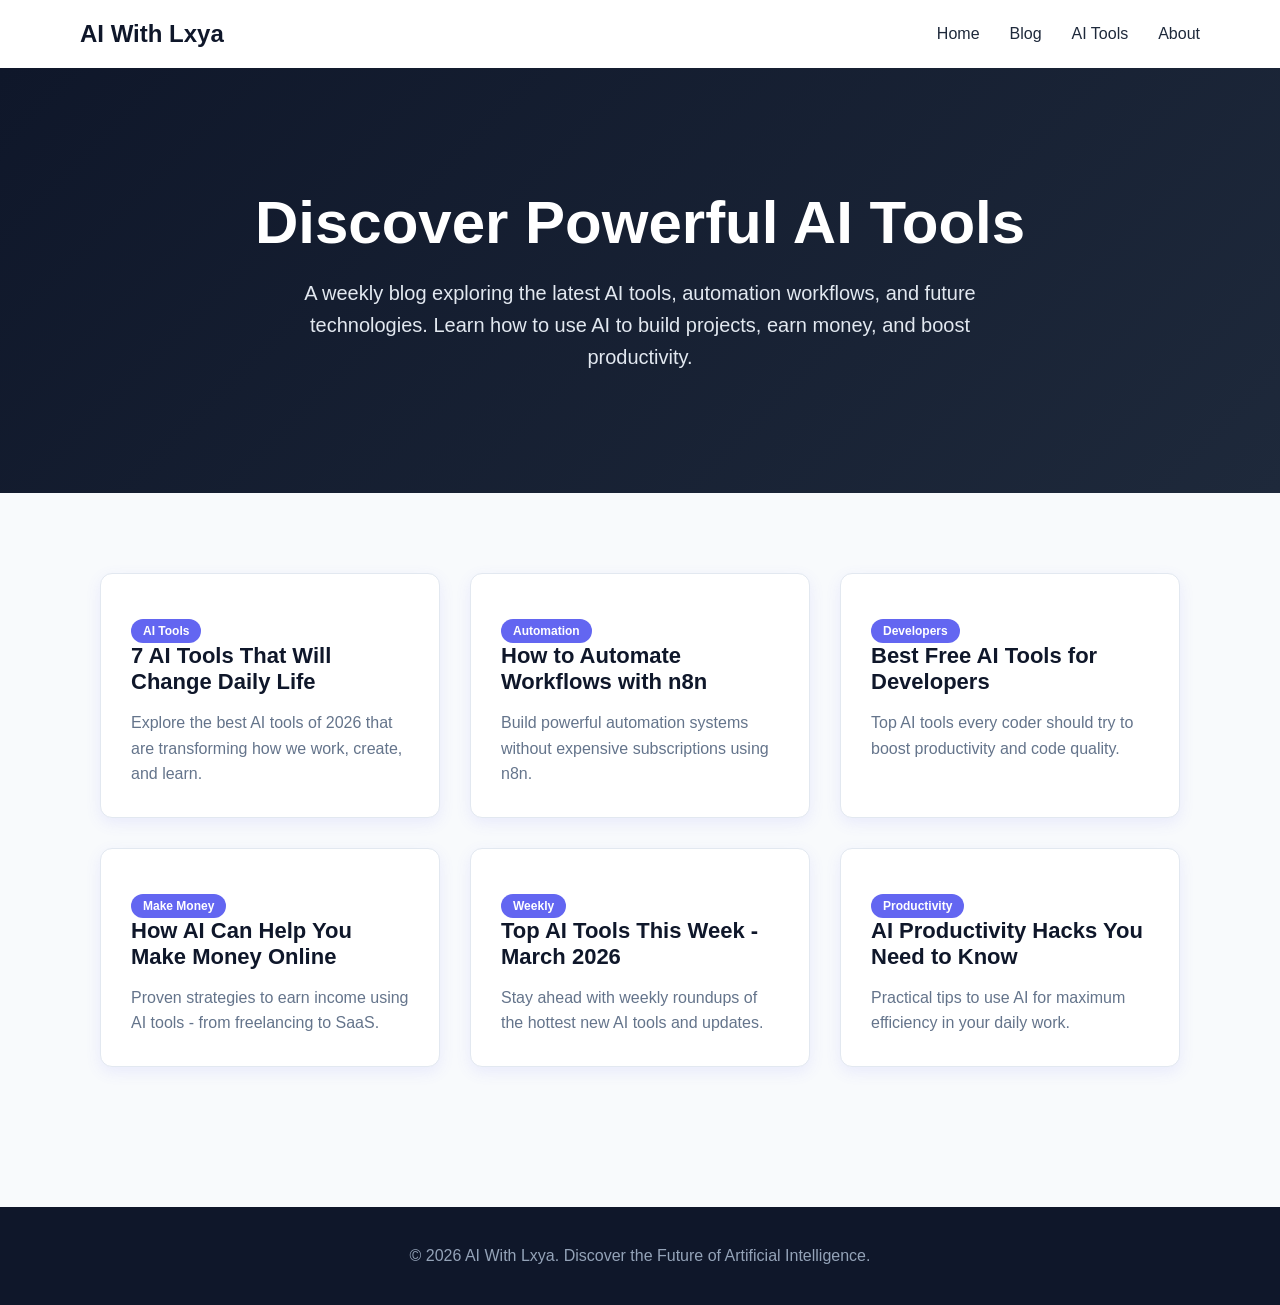
<file: layouts/design-reference.html>
<!DOCTYPE html>
<html lang="en">
<head>
    <meta charset="UTF-8">
    <meta name="viewport" content="width=device-width, initial-scale=1.0">
    <title>AI With Lxya - Design Reference</title>
    
    <style>
        * {
            margin: 0;
            padding: 0;
            box-sizing: border-box;
        }

        body {
            font-family: -apple-system, BlinkMacSystemFont, 'Segoe UI', Arial, sans-serif;
            margin: 0;
            background: #F8FAFC;
            color: #1E293B;
        }

        header {
            display: flex;
            justify-content: space-between;
            align-items: center;
            padding: 20px 80px;
            background: white;
            box-shadow: 0 1px 3px rgba(0,0,0,0.1);
        }

        header h2 {
            font-size: 24px;
            color: #0F172A;
            font-weight: 700;
        }

        nav {
            display: flex;
            gap: 30px;
            font-size: 16px;
        }

        nav a {
            color: #1E293B;
            text-decoration: none;
            transition: color 0.2s;
        }

        nav a:hover {
            color: #6366F1;
        }

        .hero {
            text-align: center;
            padding: 120px 40px;
            background: linear-gradient(135deg, #0F172A 0%, #1E293B 100%);
            color: white;
        }

        .hero h1 {
            font-size: 60px;
            margin-bottom: 20px;
            font-weight: 800;
        }

        .hero p {
            font-size: 20px;
            color: #E2E8F0;
            max-width: 700px;
            margin: 0 auto;
            line-height: 1.6;
        }

        .blog {
            padding: 80px 60px;
            display: grid;
            grid-template-columns: repeat(auto-fit, minmax(300px, 1fr));
            gap: 30px;
            max-width: 1200px;
            margin: 0 auto;
        }

        .card {
            background: white;
            padding: 30px;
            border-radius: 12px;
            box-shadow: 0 5px 15px rgba(99, 102, 241, 0.1);
            transition: transform 0.2s, box-shadow 0.2s;
            border: 1px solid #E2E8F0;
        }

        .card:hover {
            transform: translateY(-5px);
            box-shadow: 0 10px 30px rgba(99, 102, 241, 0.2);
        }

        .card h3 {
            color: #0F172A;
            font-size: 22px;
            margin-bottom: 15px;
            font-weight: 700;
        }

        .card p {
            color: #64748B;
            line-height: 1.6;
            font-size: 16px;
        }

        .card-tag {
            display: inline-block;
            background: #6366F1;
            color: white;
            padding: 5px 12px;
            border-radius: 20px;
            font-size: 12px;
            margin-top: 15px;
            font-weight: 600;
        }

        footer {
            background: #0F172A;
            color: white;
            text-align: center;
            padding: 40px;
            margin-top: 60px;
        }

        footer p {
            color: #94A3B8;
        }

        @media (max-width: 768px) {
            header {
                padding: 20px 30px;
                flex-direction: column;
                gap: 20px;
            }

            .hero h1 {
                font-size: 36px;
            }

            .hero {
                padding: 80px 20px;
            }

            .blog {
                padding: 40px 20px;
                grid-template-columns: 1fr;
            }
        }
    </style>
</head>

<body>
    <header>
        <h2>AI With Lxya</h2>
        <nav>
            <a href="/">Home</a>
            <a href="/posts/">Blog</a>
            <a href="/tags/ai-tools/">AI Tools</a>
            <a href="/about/">About</a>
        </nav>
    </header>

    <section class="hero">
        <h1>Discover Powerful AI Tools</h1>
        <p>A weekly blog exploring the latest AI tools, automation workflows, and future technologies. Learn how to use AI to build projects, earn money, and boost productivity.</p>
    </section>

    <section class="blog">
        <div class="card">
            <span class="card-tag">AI Tools</span>
            <h3>7 AI Tools That Will Change Daily Life</h3>
            <p>Explore the best AI tools of 2026 that are transforming how we work, create, and learn.</p>
        </div>

        <div class="card">
            <span class="card-tag">Automation</span>
            <h3>How to Automate Workflows with n8n</h3>
            <p>Build powerful automation systems without expensive subscriptions using n8n.</p>
        </div>

        <div class="card">
            <span class="card-tag">Developers</span>
            <h3>Best Free AI Tools for Developers</h3>
            <p>Top AI tools every coder should try to boost productivity and code quality.</p>
        </div>

        <div class="card">
            <span class="card-tag">Make Money</span>
            <h3>How AI Can Help You Make Money Online</h3>
            <p>Proven strategies to earn income using AI tools - from freelancing to SaaS.</p>
        </div>

        <div class="card">
            <span class="card-tag">Weekly</span>
            <h3>Top AI Tools This Week - March 2026</h3>
            <p>Stay ahead with weekly roundups of the hottest new AI tools and updates.</p>
        </div>

        <div class="card">
            <span class="card-tag">Productivity</span>
            <h3>AI Productivity Hacks You Need to Know</h3>
            <p>Practical tips to use AI for maximum efficiency in your daily work.</p>
        </div>
    </section>

    <footer>
        <p>&copy; 2026 AI With Lxya. Discover the Future of Artificial Intelligence.</p>
    </footer>
</body>
</html>
</file>
